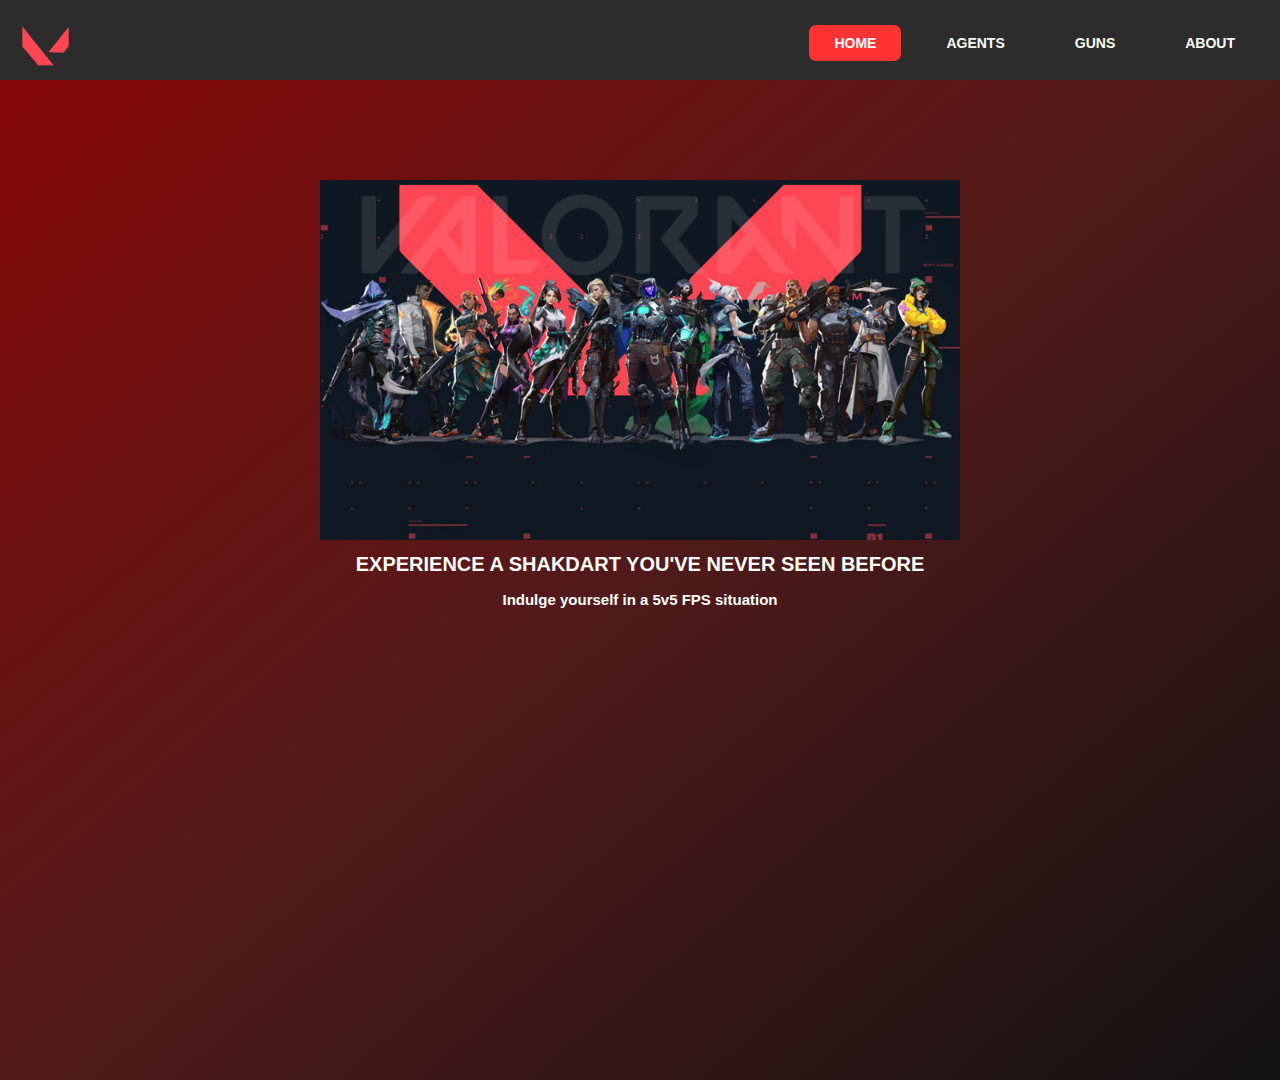
<file: index.html>
<!DOCTYPE html>
<html lang="en">
<head>
    <meta charset="UTF-8">
    <meta http-equiv="X-UA-Compatible" content="IE=edge">
    <meta name="viewport" content="width=device-width, initial-scale=1.0">
    <title>Valorant </title>
    <link rel="stylesheet" href="style.css">
    <link rel = "icon" href = "images/valorantlogo.png" type = "image/x-icon">
</head>
<body  id="grad">

    
  <header>
        
       <div class="logo">
      <a href="index.html"> <img class="valogo" src="images/valogo.png" alt=""></a> 
      </div>
        <div class="hamburger">
            <div class="line"></div>
            <div class="line"></div>
            <div class="line"></div>
        </div>
       
<div class="navbar">
   <br>
      <ul> <a  class="aboutbtn active"href="index.html" >HOME</button></a>
       
         <a class="aboutbtn" href="agents.html" >AGENTS</button></a>
         <a class="aboutbtn" href="guns.html" >GUNS</button></a>
         <a class="aboutbtn" href="about.html" >ABOUT</button></a>
      
      </ul>
    
    <br>
</div>

</header>

<div class="valohomepic">
  <img class="valohome" src="images/valo.jpg" alt="">
  <h1 class="desc">EXPERIENCE A SHAKDART YOU'VE NEVER SEEN BEFORE</h1>
<h3 class="ffdesc">Indulge yourself in a 5v5 FPS situation</h3>

</div>


  


    
   

    <script src="js/app.js"></script>
    <script src="js/hamburger.js"></script>
 
</body>
</html>
</file>
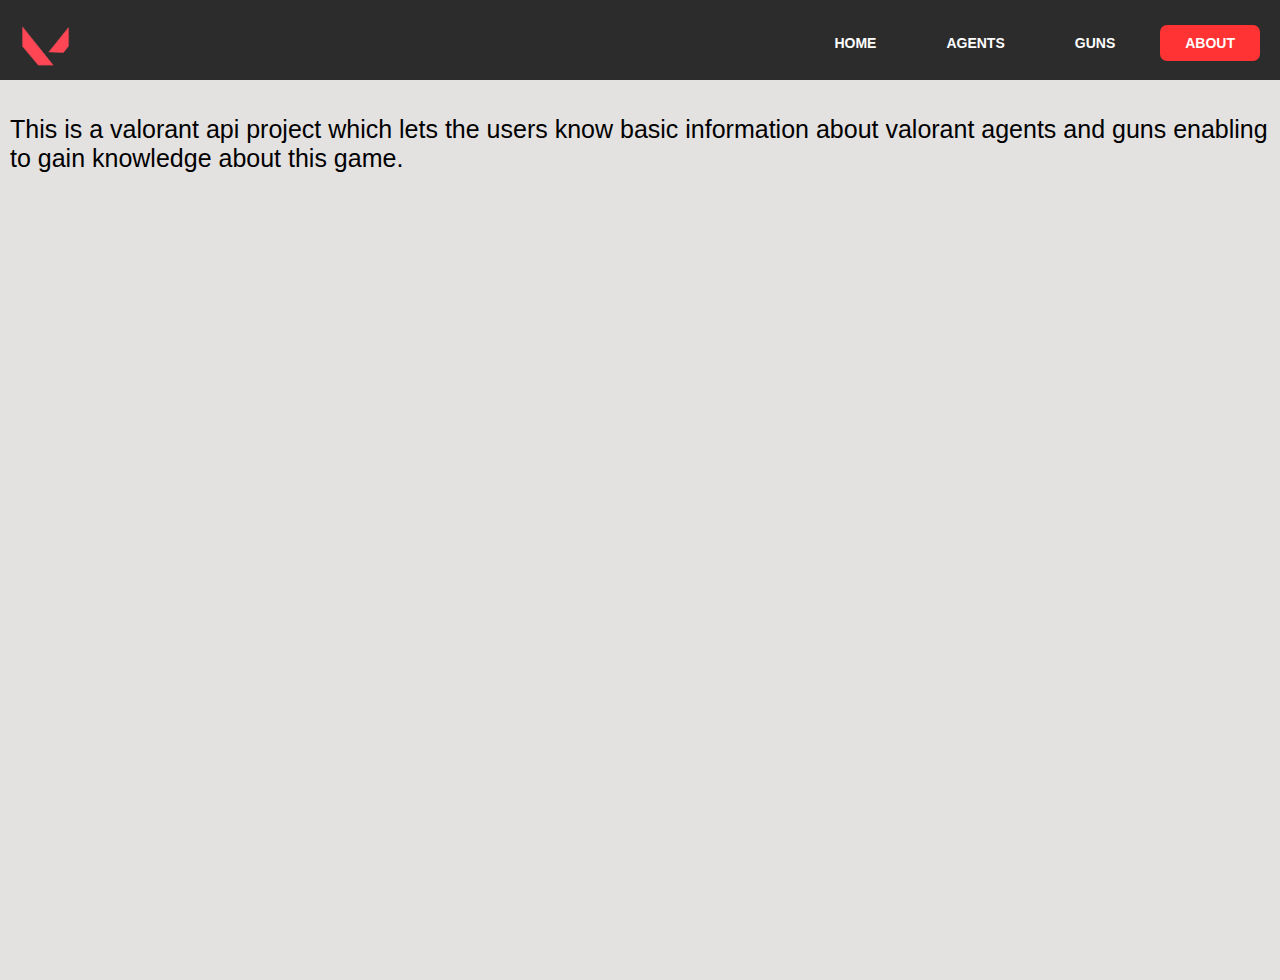
<file: about.html>
<!DOCTYPE html>
<html lang="en">
<head>
    <meta charset="UTF-8">
    <meta http-equiv="X-UA-Compatible" content="IE=edge">
    <meta name="viewport" content="width=device-width, initial-scale=1.0">
    <title>Valorant </title>
    <link rel="stylesheet" href="style.css">
    <link rel = "icon" href = "images/valorantlogo.png" type = "image/x-icon">
</head>
<body>
    
  <header>
        
       <div class="logo"><img class="valogo" src="images/valogo.png" alt=""></div>
        <div class="hamburger">
            <div class="line"></div>
            <div class="line"></div>
            <div class="line"></div>
        </div>
       
<div class="navbar">
   <br>
      <ul> <a  class="aboutbtn "href="index.html" >HOME</button></a>
       
         <a class="aboutbtn" href="agents.html" >AGENTS</button></a>
         <a class="aboutbtn" href="guns.html" >GUNS</button></a>
         <a class="aboutbtn active" href="about.html" >ABOUT</button></a>
     
      </ul>
    
    <br>
</div>

</header>


<div class="box">
  <p>This is a valorant api project which lets the users know basic information about valorant agents and guns enabling to gain knowledge about this game.</p>
</div>



    
   

<script src="js/hamburger.js"></script>


</body>
</html>
</file>
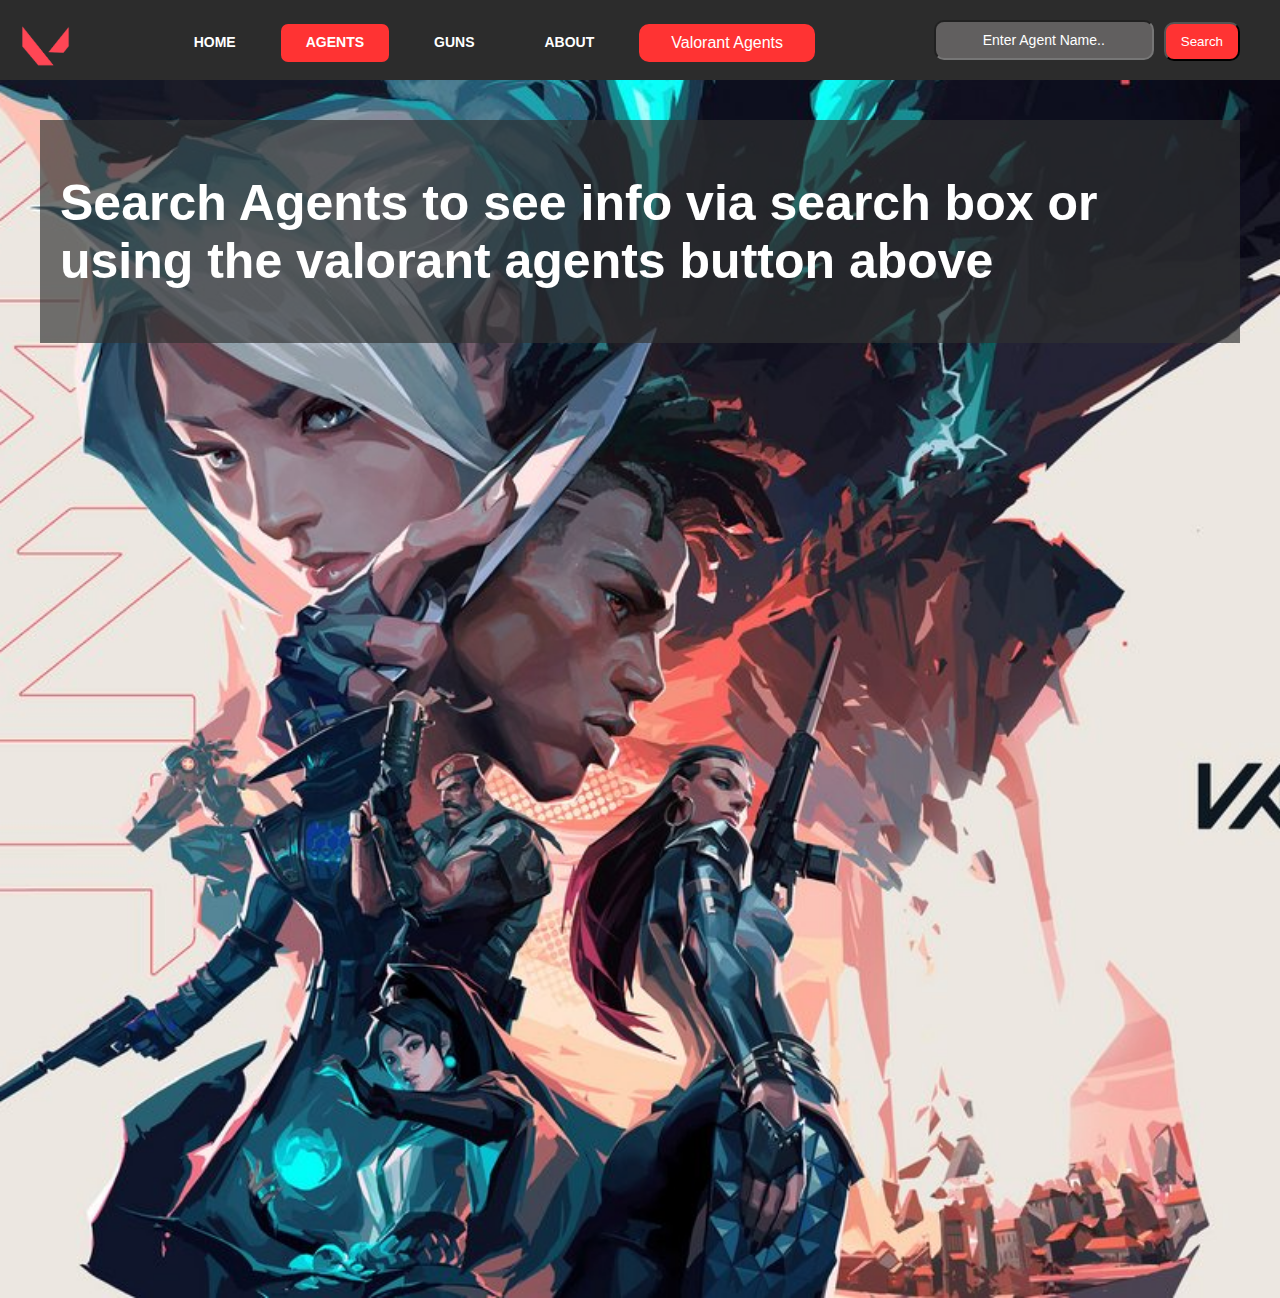
<file: agents.html>
<!DOCTYPE html>
<html lang="en">
<head>
    <meta charset="UTF-8">
    <meta http-equiv="X-UA-Compatible" content="IE=edge">
    <meta name="viewport" content="width=device-width, initial-scale=1.0">
    <title>Valorant </title>
    <link rel="stylesheet" href="style.css">
    <link rel = "icon" href = "images/valorantlogo.png" type = "image/x-icon">
       
    <link href="https://fonts.googleapis.com/icon?family=Material+Icons" rel="stylesheet">

</head>
<body id="body" style="background-image: url(images/valorantbg.jpg);">
  <style>
    body{
      background-position: center;
      background-repeat: no-repeat;
      background-size: cover;
    }
  </style>
    
  <header>
        
       <div class="logo">
        <img class="valogo" src="images/valogo.png" alt="">
      </div>
        <div class="hamburger">
            <div class="line"></div>
            <div class="line"></div>
            <div class="line"></div>
        </div>
       
<div class="navbar">
 
      <ul> <a  class="aboutbtn "href="index.html" >HOME</button></a>
       
         <a class="aboutbtn active" href="agents.html" >AGENTS</button></a>
         <a class="aboutbtn" href="guns.html" >GUNS</button></a>
         <a class="aboutbtn " href="about.html" >ABOUT</button></a>
         <div class="dropdown">
          <button onclick="valorantagentsdropdown()" class="dropbtn">Valorant Agents</button>
          <div id="myDropdown" class="dropdown-content">
            <button class="valorantagents gekko" onclick="gekkoinfo()"> gekko <img class="agentsicon" src="images/gekko.png" alt=""></button>
          <button class="valorantagents phoenix" onclick="phoenixinfo()" href="" > phoenix <img class="agentsicon" src="images/phoenix.png" alt=""></button>
          <button class="valorantagents raze" onclick="razeinfo() "> raze <img class="agentsicon" src="images/raze.png" alt=""></button>
          <button class="valorantagents jett" onclick="jettinfo()" > jett <img class="agentsicon" src="images/jett.png" alt=""></button>
          <button class="valorantagents yoru"  onclick="yoruinfo() "> yoru <img class="agentsicon" src="images/yoru.png" alt=""></button>
          <button class="valorantagents neon" onclick="neoninfo() "> neon <img class="agentsicon" src="images/neon.png" alt=""></button>
          <button class="valorantagents reyna" onclick="reynainfo()"> reyna <img class="agentsicon" src="images/reyna.png" alt=""></button>
          <button class="valorantagents sage" onclick="sageinfo() "> sage <img class="agentsicon" src="images/sage.png" alt=""></button>
          <button class="valorantagents cypher" onclick="cypherinfo() "> cypher <img class="agentsicon" src="images/cypher.png" alt=""></button>
          <button class="valorantagents chamber" onclick="chamberinfo() "> chamber <img class="agentsicon" src="images/chamber.png" alt=""></button>
          <button class="valorantagents killjoy" onclick="killjoyinfo()"> killjoy <img class="agentsicon" src="images/killjoy.png" alt=""></button>
          <button class="valorantagents omen"  onclick="omeninfo()" > omen <img class="agentsicon" src="images/omen.png" alt=""></button>
          <button class="valorantagents viper" onclick="viperinfo() "> viper <img class="agentsicon" src="images/viper.png" alt=""></button>
          <button class="valorantagents brimstone" onclick="brimstoneinfo() "> brimstone <img class="agentsicon" src="images/brimstone.png" alt=""></button>
          <button class="valorantagents astra" onclick="astrainfo() "> astra <img class="agentsicon" src="images/astra.png" alt=""></button>
          <button class="valorantagents harbor" onclick="harborinfo() "> harbor <img class="agentsicon" src="images/harbor.png" alt=""></button>
          <button class="valorantagents sova" onclick="sovainfo()"> sova <img class="agentsicon" src="images/sova.png" alt=""></button>
          <button class="valorantagents breach" onclick="breachinfo()  "> breach <img class="agentsicon" src="images/breach.png" alt=""></button>
          <button class="valorantagents skye" onclick="skyeinfo() "> skye <img class="agentsicon" src="images/skye.png" alt=""></button>
          <button class="valorantagents kayo" onclick="kayoinfo() "> KAY/O <img class="agentsicon" src="images/kayo.png" alt=""></button>
          <button class="valorantagents fade" onclick="fadeinfo()"> Fade <img class="agentsicon" src="images/fade.png" alt=""></button>
        </div>
          </div>
      </ul>
     
   
</div>

<div class="search">
      
  
  <div class="searchiconbtn">
    <span><input id="searchagents" class="searchbox" type="text" placeholder="Enter agent name.."  ></span><span><input id="searchbtn" class="submitbutton" type="submit" value="Search"></span>
  </div>
  </div>

  
</header>
<div id="valotext" class="textforvaloagents"><h1>Search Agents to see info via search box or using the valorant agents button above</h1>
</div>

      
      
      


  
    

    <div id="valor" class="agentsinfo">
      
    </div>
    <div class="agentdiv">
  
     
      </div>

      
 
      <script src="js/reynainfo.js"></script>
      <script src="js/sageinfo.js"></script>
      <script src="js/yoruinfo.js"></script>
      <script src="js/omeninfo.js"></script>
      <script src="js/neoninfo.js"></script>
      <script src="js/brimstoneinfo.js"></script>
      <script src="js/astrainfo.js"></script>
      <script src="js/phoenixinfo.js"></script>
      <script src="js/viperinfo.js"></script>
      <script src="js/harborinfo.js"></script>
      <script src="js/killjoyinfo.js"></script>
      <script src="js/sovainfo.js"></script>
      <script src="js/cypherinfo.js"></script>
      <script src="js/skyeinfo.js"></script>
      <script src="js/kayoinfo.js"></script>
      <script src="js/chamberinfo.js"></script>
      <script src="js/razeinfo.js"></script>
      <script src="js/breachinfo.js"></script>
      <script src="js/fadeinfo.js"></script>
      <script src="js/gekkoinfo.js"></script>
<script src="js/hamburger.js"></script>
<script src="js/fetch.js"></script>

<script src="js/agentsbutton.js"></script>
</body>
</html>
</file>
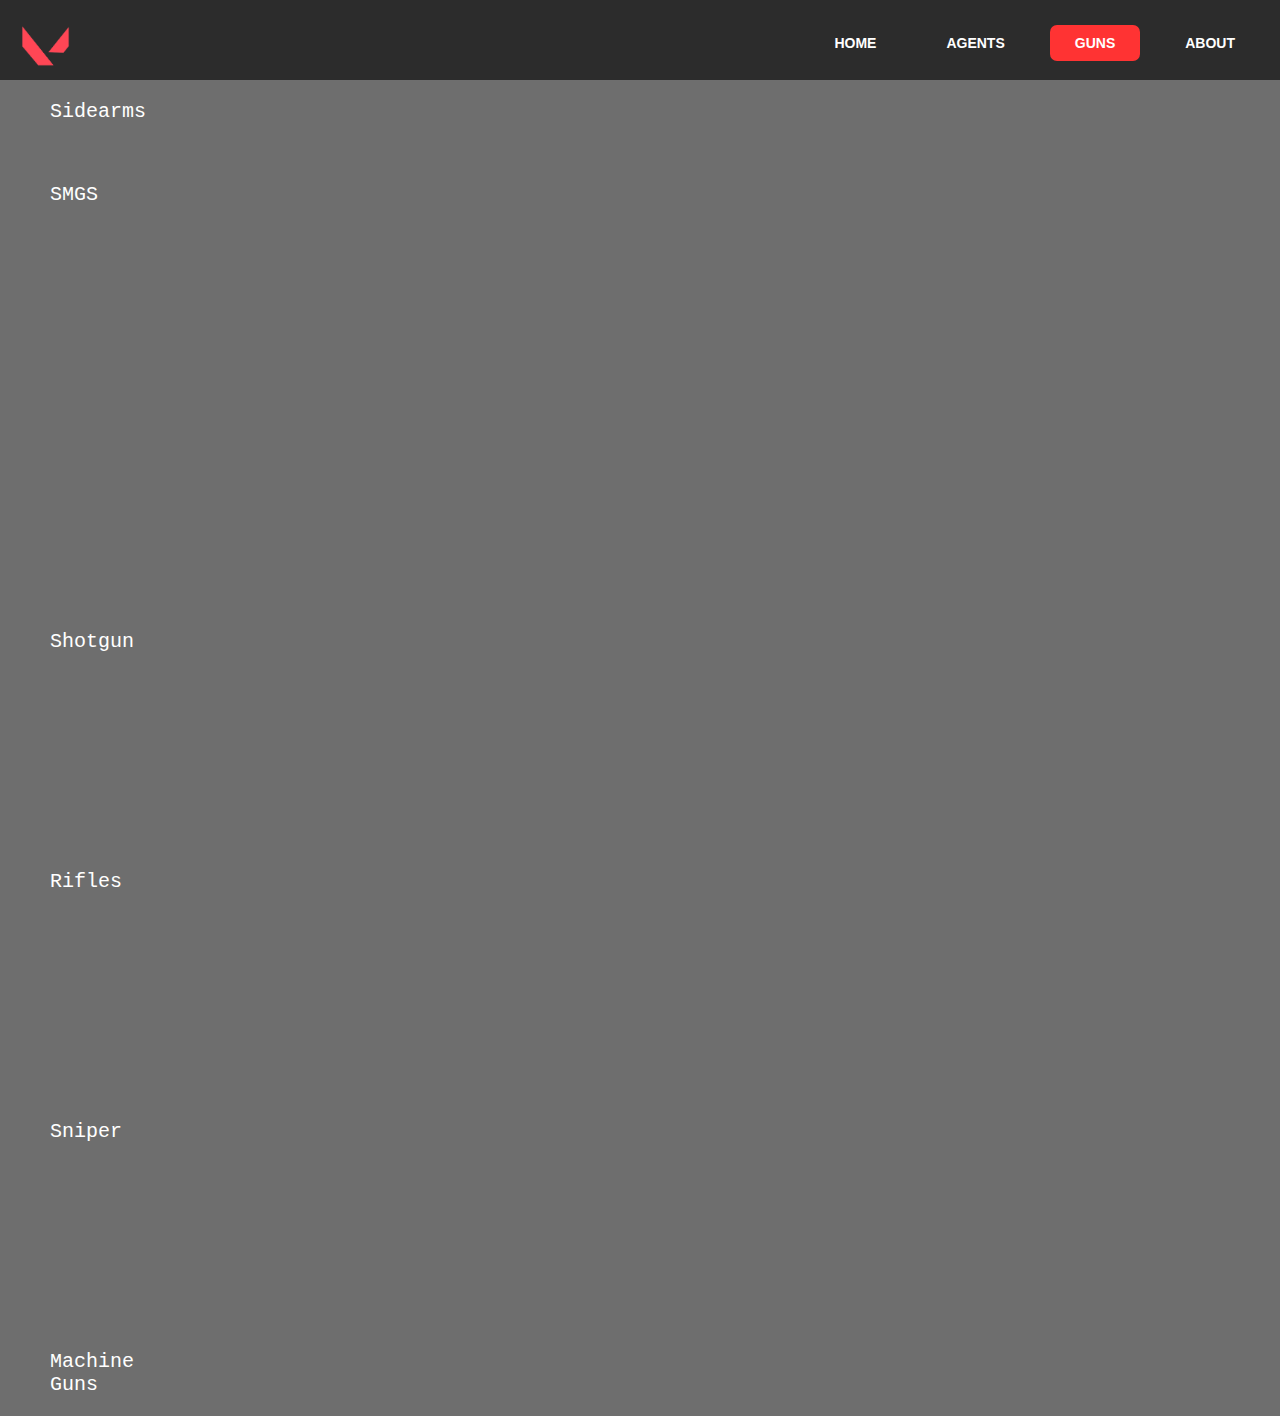
<file: guns.html>
<!DOCTYPE html>
<html lang="en">
<head>
    <meta charset="UTF-8">
    <meta http-equiv="X-UA-Compatible" content="IE=edge">
    <meta name="viewport" content="width=device-width, initial-scale=1.0">
    <title>Valorant </title>
    <link rel="stylesheet" href="style.css">
    <link rel = "icon" href = "images/valorantlogo.png" type = "image/x-icon">
</head>
<body class="bodyguns">
    
  <header>
        
       <div class="logo"><img class="valogo" src="images/valogo.png" alt=""></div>
        <div class="hamburger">
            <div class="line"></div>
            <div class="line"></div>
            <div class="line"></div>
        </div>
       
<div class="navbar">
   <br>
      <ul> <a  class="aboutbtn "href="index.html" >HOME</button></a>
         <a class="aboutbtn" href="agents.html" >AGENTS</button></a>
         <a class="aboutbtn active" href="guns.html" >GUNS</button></a>
         <a class="aboutbtn " href="about.html" >ABOUT</button></a>
      
      </ul>
    
    <br>
</div>

</header>
<div class="apiguns">

<div  class="gunsapipistol">
  <p  class="gunname">Sidearms</p>
 <div class="pistoldiv" id="pistoldiv"></div>
</div>

<div  class="gunsapismg">
  <p  class="gunname">SMGS</p>
 <div class="smgdiv" id="smgdiv"></div>
</div>

<div  class="gunsapishotgun">
  <p class="gunname">Shotgun</p>
 <div class="shotgundiv" id="shotgundiv"></div>
</div>

<div  class="gunsapirifle">
  <p  class="gunname">Rifles</p>
 <div class="riflediv" id="riflediv"></div>
</div>
<div  class="gunsapisniper">
  <p  class="gunname">Sniper</p>
 <div class="sniperdiv" id="sniperdiv"></div>
</div>
<div  class="gunsapiheavy">
  <p  class="gunname">Machine Guns</p>
 <div class="machinegundiv" id="machinegundiv"></div>
</div>
</div>

<div class="gunsinfo modal" id="gunsinfo">

</div>


<script src="js/app.js"></script>
   

<script src="js/hamburger.js"></script>
<script src="js/fetchguns.js"></script>
<script src="js/gunsinfo.js"></script>

</body>
</html>
</file>
<file: style.css>
body {

    background-color: rgb(247, 247, 247);
    color: black;
    font-size: 25px;
    font-family: Verdana, Geneva, Tahoma, sans-serif;
    background-color: #c7c7c7;
  }
  

  .frontimage{
    margin-top: 70px;
    padding-left: 100px;
    height: 40%;
   
    width: 40%;

  }
  @media only screen and (max-width: 480px) {
    .frontimage {
      width: 100%;
    }
  }

  .column {
    float: left;
    width: 50%;
  }
  

  .row:after {
    content: "";
    display: table;
    clear: both;
  }

  * {box-sizing: border-box}
  body {font-family: Verdana, sans-serif; margin:0}
  .mySlides {display: none;
    align-items: center;
    text-align: center;
  
  }
  img {vertical-align: middle;}
  

  .slideshow-container {
    max-width: 1000px;
    position: relative;
    margin: auto;
    margin-top: 20px;
  }

  .prev, .next {
    cursor: pointer;
    position: absolute;
    top: 50%;
    width: auto;
    padding: 16px;

    margin-top: -22px;
    color: white;
    font-weight: bold;
    font-size: 18px;
    transition: 0.6s ease;
    border-radius: 0 3px 3px 0;
    user-select: none;

    background-color: transparent;
  }
  
  .next {
    right: 20;
    border-radius: 3px 0 0 3px;
  }
  
  .prev:hover, .next:hover {
    background-color: rgba(0,0,0,0.8);
  }
  
 

  .numbertext {
    color: #f2f2f2;
    font-size: 12px;
    padding: 8px 12px;
    position: absolute;
    top: 0;
  }
  

  .dot {
    cursor: pointer;
    height: 15px;
    width: 15px;
    margin: 0 2px;
    background-color: #bbb;
    border-radius: 50%;
    display: inline-block;
    transition: background-color 0.6s ease;
  }
  @media screen and (max-width:600px) {
    .dot{
      height: 5px;
      width: 5px;
      margin: 0 .5px;
    }

  }
  
  .active, .dot:hover {
    background-color: #717171;
  }
  
  /* Fading animation */
  .fade {
    animation-name: fade;
    animation-duration: 1.5s;
  }
  
  @keyframes fade {
    from {opacity: .4} 
    to {opacity: 1}
  }
  
  /* On smaller screens, decrease text size */
  @media only screen and (max-width: 300px) {
    .prev, .next,.text {font-size: 11px}
  }

  .desc{
    text-align: center;
    font-size: 20px;
    color: white;
  }
  @media only screen and (max-width: 600px) {
    .desc{
      font-size: 10px;
    }
  }
  .ffdesc{
    text-align: center;
    font-size: 15px;
    color: white;
  }
  @media only screen and (max-width: 600px) {
    .ffdesc{
      font-size: 6px;
    }
  }

 
  .aboutbtn:hover {
    background-color: rgba(156, 155, 155, 0.8);
    color: white;
  }

  .inputcb {
    width: 13px;
    height: 13px;
    padding: 0;
    margin:0;
    vertical-align: bottom;
    position: relative;
    top: -1px;
    overflow: hidden;
  }
  .cbdarkm{
    font-size: 10px;
  }
  .valimagefps{
    text-align: center;
    position: relative;
    padding: 0;
    margin:0;
    overflow: hidden;
    align-items: center;

  }
  .valtext{
    font-size: medium;
    margin-right: 300px;
    text-align: justify;
  }
  @media only screen and (max-width: 480px) {
    .valimagefps {
      width: 100%;
    }
  }
  .topnav-right {
    float: right;
    padding-bottom: 20px;
  }
  footer{ 
    position:relative;
    bottom:0;
    left:0;
    width:100%;
    height: 90px;
    background-color: #383838;


  }

  @media only screen and (max-width: 480px) {
    footer {
      padding-bottom: 100%;
    }
  }

  .valogo{
    height: auto;
    width: 70px;
    padding-left: 20px;
    margin-bottom: 20px;
  }

 .aboutbtn:hover{
  background-color:  #FF3333;
  color: white;
 }
 @media only screen and (max-width: 1100px) {
.aboutbtn{
  font-size: 14px;
}
 }
 @media only screen and (max-width: 600px) {
  .aboutbtn {
    padding: 10px 16px;
    text-align: center;
    text-decoration: none;
    display: inline-block;
    font-size: 10px;
    margin-left: 5px;
    cursor: pointer;
    color: #FF3333;
    margin-top: 0%;
    font-weight: bolder;
    align-items: center;
  }
}
.active{
  background-color: #FF3333;
  color: white;
}
.picturevalo{
  height: auto;
  width:700px;
 align-items: center;
 float: none;
 text-align: center;
}
  .box {

    
    width: 100%;
    background-color: rgb(228, 225, 225);
    padding: 10px;
    display: block;
    height: 100vh;
  }

  

@media screen and (max-width:900px) {
  .picturevalo{
    height: auto;
    width: 500px;
  }
  .box{
    margin-left: 50px !important;
    width: auto;
  }
}
@media screen and (max-width:700px) {
  .picturevalo{
    height: auto;
    width: 400px;
  }
  .box{
    margin-left: 50px !important;
    width: auto;
  }
}
@media screen and (max-width:600px) {
  .picturevalo{
    height: auto;
    width: 300px;
  }
  .box{
width: auto;

    margin-left: 20px !important;
    padding: auto;
   }
}

.aboutbtn{
  display: block;
  padding: 10px 25px;
  font-size: 20px;
  transition: 0.2s;
  font-size: 14px;
background-color: transparent;
margin-right: 20px;
color: white;
font-weight: bold;
text-decoration: none;
border-radius: 7px;
margin-bottom: 25px;
}
.navbar{
  align-items: left;
  text-align: left;
  float: left;
}
a{text-decoration: none;}
.navbar ul {
  display: flex;
}
.hamburger{
  display: none;
  }
  @media screen and (max-width:1100px) {
    .hamburger{
      display: block;
    cursor: pointer;
    margin-right: 20px;
    }
    .hamburger .line {
      display: block;
      width: 35px !important;
      height: 5px !important;
      background-color:#FF3333 !important;
      margin: 6px 0 !important;
    
    }
    .valogo{
      height: auto;
      width: 60px;
      padding-left: 20px;
      margin: 6px 0 !important;
    }
    .navbar{
  height: 0;
      position: absolute;
      left: 0;
      right: 0;
      width: 100%;
      background-color: black;
       transition: 0.5s;
       overflow: hidden;
       color: white;
  z-index: 10;
    }
    .navbar.active{
      margin-top: 380px;
      height: 300px;
      padding-bottom: 0;
      margin-bottom: 0;
      z-index: 10;
      background-color: #2c2c2c;
    }
    .navbar ul{
      display: block;
  width: fit-content;
  margin: 80px auto 0 auto;
  text-align: center;
  align-items: center;
  transition: 0.5s;
  z-index: 10;
    }
    .navbar ul li a{
      margin-bottom: 12px;
      color: black;
      font-size: 10px;
      color: white;
      z-index: 10;
    }
  }
  
  @media screen and (max-width:600px) {
    .hamburger{
      display: block;
    cursor: pointer;
    margin-right: 20px;
    }
    .hamburger .line {
      display: block;
      width: 20px !important;
      height: 2px !important;
      background-color:#FF3333 !important;
      margin: 3px 0 !important;
    
    }
    header{
      height: 50px;
      padding: 0 5px;
    }
    .valogo{
      height: auto;
      width: 30px;
      padding-left: 0px;
      margin: 3px 0 !important;
      padding-right: 10px;
    }
    .navbar{
      margin-top: 0;
      padding: 0;
  height: 0 ;
      position: absolute;
      left: 0;
      right: 0;
      width: 100%;
       transition: 0.5s;
       overflow: hidden;
       color: white;
       width: 100%;
       z-index: 10;
    }
    .navbar.active{
      margin-top: 350px;
      height: 300px;
      padding-bottom: 0;
      margin-bottom: 0;
      z-index: 10;
    }
    .navbar ul{
      display: block;
  width: fit-content;
  margin: 80px auto 0 auto;
  text-align: center;
  align-items: center;
  transition: 0.5s;
  z-index: 10;
    }
    .navbar ul li a{
      margin-bottom: 12px;
      color: black;
      font-size: 14px;
      color: white;
      z-index: 10;
    }
  }

  header{
    position: relative;
    width: 100%;
    height: 80px;
    background-color:#2c2c2c ;
    color: white;
    font-family: Arial, Helvetica, sans-serif;
  display: flex;
  align-items: center;
  justify-content: space-between;
padding-top: 30px;
  } 

 @media screen and (max-width: 1100px) {
 
   header{
    padding: 0 50px;
   }
  }
 @media screen and (max-width: 1350) {
 
   header{
    padding: 0 50px;
   }
  }
 
 @media screen and (max-width: 600px) {
   .navbar {
     margin: auto;
     margin: auto;
    
     padding: 0 0 0 0;
   }
   
 }

.active{
  background-color: #FF3333;
}
.search{
margin-left: 40px;
margin-bottom: 30px;
display: flex;
float: right;
align-items: right;
text-align: right;
}
.searchiconbtn{
  display: flex;
  float: right;
  text-align: right;
  align-items: right;
}
@media screen and (max-width:1100px) {
  .search{
    font-size: 14px;
    margin-left: 10px;
    margin-top: 20px;
  }
}
@media screen and (max-width:900px) {
  .search{
    font-size: 14px;
    margin-left: 10px;
  }
}
@media screen and (max-width:600px) {
  .search{
    margin: auto;
  }
}


.searchicon{

  height: auto;
  width: 40px;
}
.searchbox{
  border-radius: 10px;
  color: black;
 font-size: 14px;
 padding-bottom: 10px;
 padding-top: 10px;
 text-align: center;
 width: 220px;
 background-color: #615f5f;
 color: white;
display: flex;
margin: auto;
text-transform: capitalize;
}
@media screen and (max-width:900px) {
  .searchbox{
    font-size: 10px;
    width: 150px;

  }
}
@media screen and (max-width:600px) {
  .searchbox{
    font-size: 7px;
    width: 70px;
    margin-left: 0;
    padding-bottom: 5px;
    padding-top: 5px;
    border-radius: 0;
  }
}
.searchbox::placeholder{
  color: white;
}

.searchtext{
  margin-bottom: 0;
  padding: 0;

}

.submitbutton{
  background-color: #FF3333;
  color: white;
padding: 10px 15px 10px;
margin-left: 10px;
 border-radius: 10px;
margin-top: 2px;
  margin-right: 40px;
  display: flex;

}
@media screen and (max-width:900px) {
  .submitbutton{
    margin-right: 5px;
    padding: 7px 12px 7px;

  }
}
@media screen and (max-width:600px) {
  .submitbutton{
    margin-right: 10px;
    font-size: 10px;
    padding: 3px 8px;
  }
}

.agentbutton
{
 border: 0;
 background: none;
 box-shadow: none;
 border-radius: 0px;
 color: white;
 cursor: pointer;
 display: block;
}
.agentpic{
  height: auto;
margin-top: 20px;
  width: 500px;
 cursor: pointer;
  float: right;
  vertical-align: baseline;
  background-repeat: no-repeat;
  background-size: cover;
}

.nameofagent{
  float: none;
  margin-right: 200px;
}
.agentsinfo{

background-size: cover;
background-position: center;
  margin-top: 15px;
margin-left: 150px ;
margin-right: 100px;
  padding: 10px 50px 10px 50px;
  color: black;
  min-height: 100vh;
  height: 100vh auto;
font-family: Verdana, Geneva, Tahoma, sans-serif;
  margin-left: 0;
}

.agentdiv{

margin-right: 0;
  margin-top: 15px;
  background-color: #2c2c2c;
  float: left;
  margin-left: 40px;

    color: white;
    height: auto;
    width: 350px;
    margin-left: 20px;
    height: auto;
}
.agentdisc{
  font-size: 17px;
 justify-content: center;
 font-family: 'Lucida Sans', 'Lucida Sans Regular', 'Lucida Grande', 'Lucida Sans Unicode', Geneva, Verdana, sans-serif;

}
.agentname{
  font-size: 30px;
  font-weight: bold;
margin-bottom: auto;
}

.tinapay{
  float: left;
  display: flex;
  height: auto;
  width: 70px;
  margin-top: 30px;
}

.skilltext{
  font-size: 14px;



}
.skilldiv{
  margin-top: 20px;
  margin-left: 80px;
  margin-bottom: 40px;
  margin-right: 450px;
  justify-items: auto;
  text-align: justify;
  font-family: 'Lucida Sans', 'Lucida Sans Regular', 'Lucida Grande', 'Lucida Sans Unicode', Geneva, Verdana, sans-serif;
}
@media screen and (max-width:900px) {
  .agentsinfo{
    display: block;
  }
  .skilldiv{
    margin: auto;
  }
  .agentpic{
    width: 300px;
  }
}
@media screen and (max-width:600px) {
  .agentsinfo{
    display: block;
    margin: 0 0 0 0;
    padding: auto;
  }
  .skilldiv{
    margin: auto;
  }
  .agentpic{
    width: 200px;
    margin: auto;
  }
}
@media screen and (max-width:300px) {
  .agentsinfo{
    display: block;
    margin: 0 0 0 0;
    padding: auto;
  }
  .skilldiv{
    margin: auto;
  }
  .agentpic{
    width: 200px;
    margin: auto;
  }
}
.skilltextname{

  font-size: 17px;
  font-weight: bold;
}

.enlarged-image {
  position: absolute;
  top: 0;
  left: 0;
  width: 100%;
  height: 100%;
  object-fit: contain;
  z-index: 9999;
  background-color: rgba(0, 0, 0, 0.8);
}
.valorantagents{
margin-right: 0;
  padding: 16px 0px 16px 32px;
  text-decoration: none;
  color: white;
  text-transform: capitalize;
  float: left;
  height: auto;
  width: 100%;
  font-size: 14px;
  border: none;
  background-color: #2c2c2c;
  text-align: left;
  align-items: left;
}
.agentsicon{
  height: auto;
  width: 20px;
  float: right;
margin-right: 10px;
}
.phoenix:hover{
  background-color: #911111;
}
.raze:hover{
  background-color: #FF7F50 !important;
}
.jett:hover{
  background-color: #21718b;
}
.yoru:hover{
  background-color: #1139a7;
}
.neon:hover{
  background-color: #2d62f1;
}
.reyna:hover{
  background-color: #A020F0;
}
.sage:hover{
  background-color: #3EB489;
}
.cypher:hover{
  background-color: #808080;
}
.chamber:hover{
  background-color: #77670e;
}
.killjoy:hover{
  background-color: #eccc15;
  color: black;
}
.omen:hover{
  background-color: #5464AC;
}
.viper:hover{
  background-color: #067922;
}
.brimstone:hover{
  background-color: #884800;
}
.astra:hover{
  background-color: #bb1e99;
}
.harbor:hover{
  background-color: #015ca7;
}
.sova:hover{
  background-color: #2a6494;
}
.breach:hover{
  background-color: #664200;
}
.skye:hover{
  background-color: #1d7c00;
}
.kayo:hover{
  background-color: #121f8f;
}
.fade:hover{
  background-color: #c52e08;
}
.gekko:hover{
  background-color: #12b134;
}
.dropbtn {
  background-color: #FF3333;
  color: white;
  padding: 10px 32px;
  font-size: 16px;
  border: none;
  cursor: pointer;
  border-radius: 10px;
}
@media screen and (max-width:1100px) {
  .dropbtn {
   margin-top: 20px;
   font-size: 15px;
  }
}
@media screen and (max-width:700px) {
  .dropbtn {
  padding: 5px 10px 5px 10px;
  margin: auto;
  margin-top: 18px;
  font-size: 10px;
  }
}
@media screen and (max-width:500px) {
  .dropbtn {
  padding: 5px 5px 5px 5px;
  margin: auto;
  margin-top: 25px;
  font-size: 7px;
  }
}
.dropbtn:hover{
  background-color: #e22121;
}
.dropdown {
  position: relative;
  display: inline-block;
  margin-bottom: 25px;
  margin-right: 20px;
}

.dropdown-content {
  display: none;
  position: absolute;
  background-color: #2c2c2c;
  min-width: 160px;
  box-shadow: 0px 8px 16px 0px rgba(0,0,0,0.2);
  z-index: 1;
}

.dropdown-content a {
  color: white;
  text-decoration: none;
  display: block;
}

.show {display:block;}
.agentdiff{
  background-repeat: no-repeat;
  background-position: center;
  background-size: cover;
}
.agentnameinfo{
 
  border-radius: 10PX;
  width: 500px;
  padding: 2px 20px 20px 20px;
}

.textforvaloagents{
  background-color: #303131ab;
  padding: 20px 20px 20px 20px;
  margin: 40px 40px 40px 40px;
  color: white;
  
}
@media screen and (max-width:1100px) {
  .textforvaloagents{
   font-size: 20px;
    
  }
}
@media screen and (max-width:900px) {
  .textforvaloagents{
   font-size: 15px;
    
  }
}
@media screen and (max-width:600px) {
  .textforvaloagents{
   font-size: 10px;
    
  }
}
.valohomepic{
 align-items: center;
 text-align: center;
 height: 100vh;
}
.valohome{
  display: block;
  margin-left: auto;
  margin-right: auto;
  width: 50%;
  margin-top: 100px;
  color: white;

}

#grad {
  background-image: linear-gradient(to bottom right, rgb(138, 5, 5) , rgb(82, 26, 26), rgb(19, 18, 18));
  background-repeat: no-repeat;
  background-size: cover;

}
.gunsapipistol{
  display: block;

  margin-top: 20px;
  color: white;
  height: auto;
 
}
.gunsapismg{
  display: block;
position: absolute;
  margin-top: 20px;
  color: white;
  height: auto;
  width: auto;


}
.gunsapishotgun{
  display: block;
  top: 230px;
position: absolute;
  margin-top: 300px;
  color: white;
  height: auto;
  width: auto;
 
}
.gunsapirifle{
  display: block;
  top:750px;
position: absolute;
  margin-top: 20px;
  color: white;
  height: auto;
  width: auto;
 
}

.gunsapisniper{
  display: block;
  
top: 1000px;

position: absolute;
  margin-top: 20px;
  color: white;
  height: auto;
  width: auto;

}
.gunsapiheavy{
  display: block;
 
top: 1150px;
position: absolute;
  margin-top: 100px;
  color: white;
  height: auto;
  width: 120px;
 
}

@media screen and (max-width:900px) {
  .gunsapirifle{
    width: 100px;
  }
  .gunsapishotgun{
    top: 150px;
    width: 100px;
  }
  .gunsapirifle{
    top: 650px;
    width: 100px;
  }
  .gunsapisniper{
    top: 850px;
    width: 100px;
  }
  .gunsapiheavy{
    top: 1000px;
    width: 100px;
  }
  .gunsapiheavy{
   
    width: 100px;
  }
}
@media screen and (max-width:600px) {
  .gunsapirifle{
    width: 100px;
  }
  .gunsapishotgun{
    top: 10px;
    width: 100px;
  }
  .gunsapirifle{
    top: 430px;
    width: 100px;
  }
  .gunsapisniper{
    top: 570px;
    width: 100px;
  }
  .gunsapiheavy{
    top: 620px;
    width: 100px;
  }
  .gunsapismg{
   
    width: 100px;
  }
}
.gunsinfo{


left: 600px;
top: 20px;
position: relative;
  margin-top: 10px;
  color: white;
  height: auto;
  width: auto;

}


@media screen and (max-width:1100px) {
  
  .gunsinfo{
    top: auto;
    left: 20%;
  }
}
@media screen and (max-width:900px) {
  
  .gunsinfo{
    top: auto;
    left: 15%;
    position: relative;
  }
}
.pistoldiv{
display: flex;
  height: auto;
  width: 40%;
}
.smgdiv{
  display: flex;
    height: auto;
    width: 40%;
  }
  .shotgundiv{
    display: flex;
      height: auto;
      width: 40%;
    }
    .riflediv{
      display: flex;
        height: auto;
        width: 40%;
      }
@media screen and (max-width:900px) {
  .riflediv{

    width: 20%;
  }
}
      .sniperdiv{
        display: flex;
          height: auto;
          width: 40%;
        }
        .machinegundiv{
          display: flex;
            height: auto;
            width: 40%;
          }
.apiguns{

  position: absolute;
    left: 50px;
    width: auto;
    height: auto;
   
}
@media screen and (max-width:1100px) {
  .apiguns{
    display: block;
    text-align: center;
    left: auto;
    margin-left: 40px;
    right: auto;
  }
}
@media screen and (max-width:900px) {
  .apiguns{
    display: block;
    top: auto;
    text-align: center;
  margin-left: 20px;
  left: auto;
    right: auto;
    position: relative;
  }
}
.bodyguns{
  background-color: #6e6e6e;
}
.gunname{
  font-family: 'Courier New', Courier, monospace;
  font-size: 20px;

}
.gunnamestats{
  font-family: 'Courier New', Courier, monospace;
  font-size: 25px;
}
@media screen  and (max-width:900px){
  .gunnamestats{
    font-size: 18px;
  }
  .weaponspecs{
    font-size: 18px;
  }
  .weapondamage{
    font-size: 18px;
  }
  .gunname{
    font-size: 18px;
  }
}
@media screen  and (max-width:600px){
  .gunnamestats{
    font-size: 10px;
  }
  .weaponspecs{
    font-size: 10px;
  }
  .weapondamage{
    font-size: 10px;
  }
  .gunname{
    font-size: 10px;
  }
}
.gunsicon{
  height: auto;
  width: 80px;

}
.gunsiconsmg{
  height: auto;
  width: 150px;
}
.gunsiconrifle{
  height: auto;
  width: 170px;
}
@media screen and (max-width:900px) {
  .gunsicon{
    width: 50px;
  }.gunsiconrifle{
    width: 50px;
  }.gunsiconsmg{
    width: 50px;
  }
}
@media screen and (max-width:500px) {
  .gunsicon{
    width: 40px;
  }.gunsiconrifle{
    width: 40px;
  }.gunsiconsmg{
    width: 40px;
  }
}
.divider{
  margin-bottom: 5px;
  height: auto;
  width: 150px;
  padding: 5px;
  background-color: #45464567;
border: 1px black solid;
position: relative;
margin-right: 10px;

}
.dividersmg{
  margin-bottom: 5px;
  margin-right: 10px;
  height: auto;
  width: 170px;
padding: 5px;
margin-bottom: 55px;
background-color: #45464567;
border: 1px black solid;

}
.dividerrifle{
  margin-bottom: 5px;
  height: auto;
  width: 180px;
  padding: 5px;
  background-color:  #45464567;
 border: 1px black solid;
  margin-bottom: 65px;
  margin-right: 10px;
}
@media screen and (max-width:900px) {
  .dividerrifle{
    display: block;
  }
}
@media screen and (max-width:600px) {
  .divider{
    width: 70px;
    margin-right: auto;
    padding: auto;
  
  }
}
.dividersniper{
  margin-bottom: 5px;
  height: auto;
  width: 180px;
  padding: 5px;
  background-color:  #45464567;
 border: 1px black solid;
  margin-bottom: 65px;
  margin-right: 10px;
}
.dividersmg:hover{
  background-color: #067922;
  cursor: pointer;
}
.divider:hover{
  background-color: #067922;
  cursor: pointer;
}
.dividerrifle:hover{
  background-color: #067922;
  cursor: pointer;
}
.dividersniper:hover{
  background-color: #067922;
  cursor: pointer;
}
.weapondetails{
  font-family: 'Courier New', Courier, monospace;
  font-size: 18px;
  color: white;
  background-color: #3f3e3e54;
  width: 700px;
  padding: 10px 20px 20px 20px;
  display: flex;
}
.weaponspecs{
  background-color: #2c2c2c8f;
  padding: 10px 10px 10px 10px;
}
.weapondamage{
  background-color: #2c2c2c8f;
  padding: 10px 10px 10px 10px;

  margin-left: 20px;
}

.modal {
  display: none; /* Hidden by default */
  position: fixed; /* Stay in place */
  z-index: 1; /* Sit on top */
  left: 0;
  top: 0;
  width: 100%; /* Full width */
  height: 100%; /* Full height */
  overflow: hidden; /* Enable scroll if needed */
  background-color: rgb(0,0,0); /* Fallback color */
  background-color: rgba(0,0,0,0.4); /* Black w/ opacity */
}
.modal-content {
  background-color: #750d0d52;
  margin: 7% auto; /* 15% from the top and centered */
  padding: 20px;
  border: 1px solid #888;
  width: 60% auto; /* Could be more or less, depending on screen size */
}
@media screen and (max-width:300px) {
  .bodyguns{
    display: none !important;
  }
}
</file>
